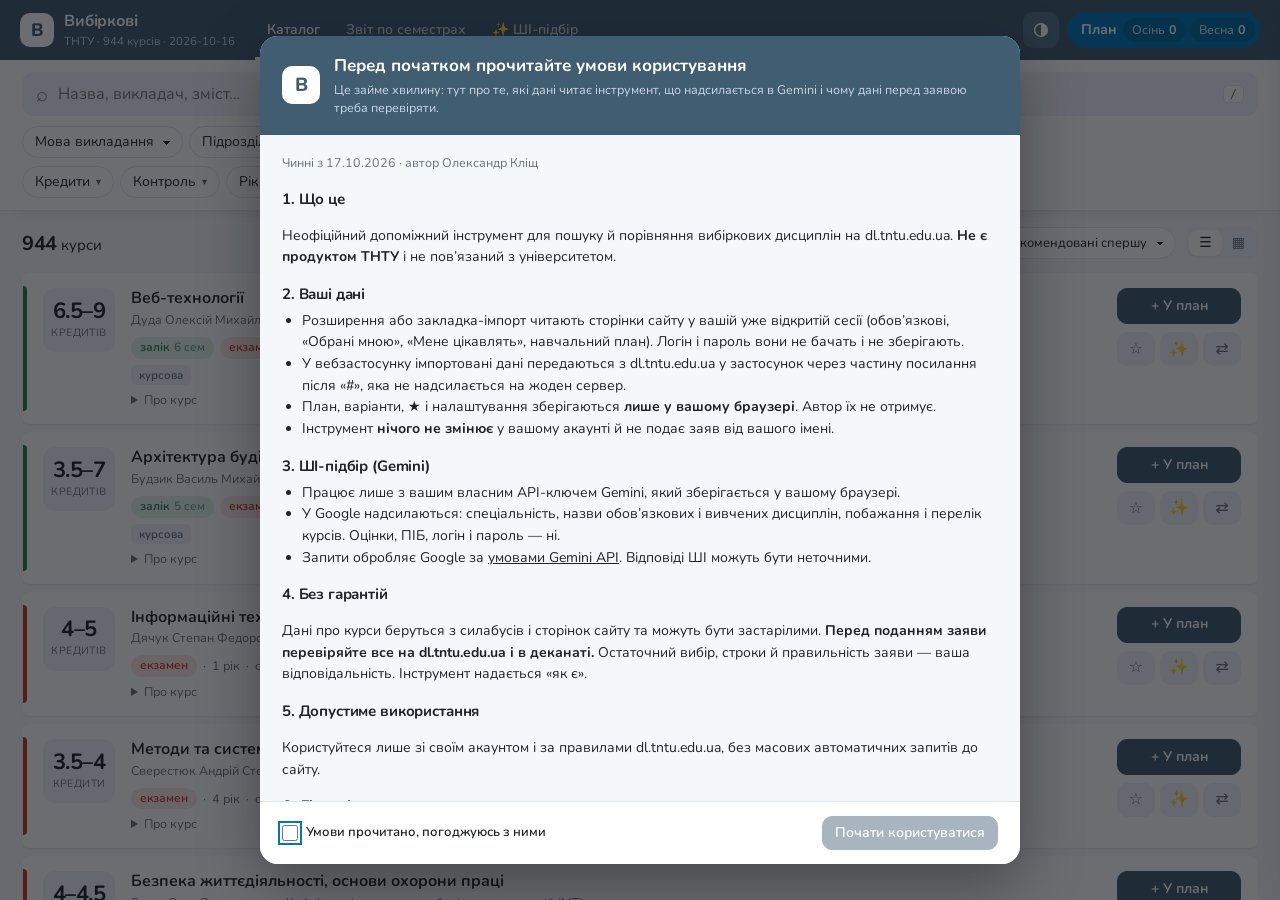
<file: index.html>
<!doctype html>
<html lang="uk">
<head>
<meta charset="utf-8">
<meta name="viewport" content="width=device-width, initial-scale=1">
<title>Вибіркові ТНТУ</title>
<link rel="preconnect" href="https://fonts.googleapis.com">
<link rel="stylesheet" href="https://fonts.googleapis.com/css2?family=Nunito:wght@400;600;700;800&display=swap">
<link rel="stylesheet" href="extension/css/index.css">
</head>
<body>
<div id="app"></div>
<script src="extension/data.js"></script>
<script src="extension/app.js"></script>
<script>ElectivesApp.mount(document.getElementById("app"), window.ELECTIVES);</script>
</body>
</html>
</file>
<file: extension/css/index.css>
/* Entry stylesheet for the UI. Imports the parts in cascade order:
   order matters, because later files override rules from earlier ones
   (e.g. 08-narrow.css overrides layout set in 03..07). */
@import url("01-tokens.css");
@import url("02-base.css");
@import url("03-header.css");
@import url("04-filters.css");
@import url("05-catalog.css");
@import url("06-report.css");
@import url("07-plan.css");
@import url("08-narrow.css");
@import url("09-ai.css");
@import url("10-variants.css");
@import url("11-footer.css");
@import url("12-terms.css");
@import url("13-motion.css");
@import url("14-import.css");
</file>
